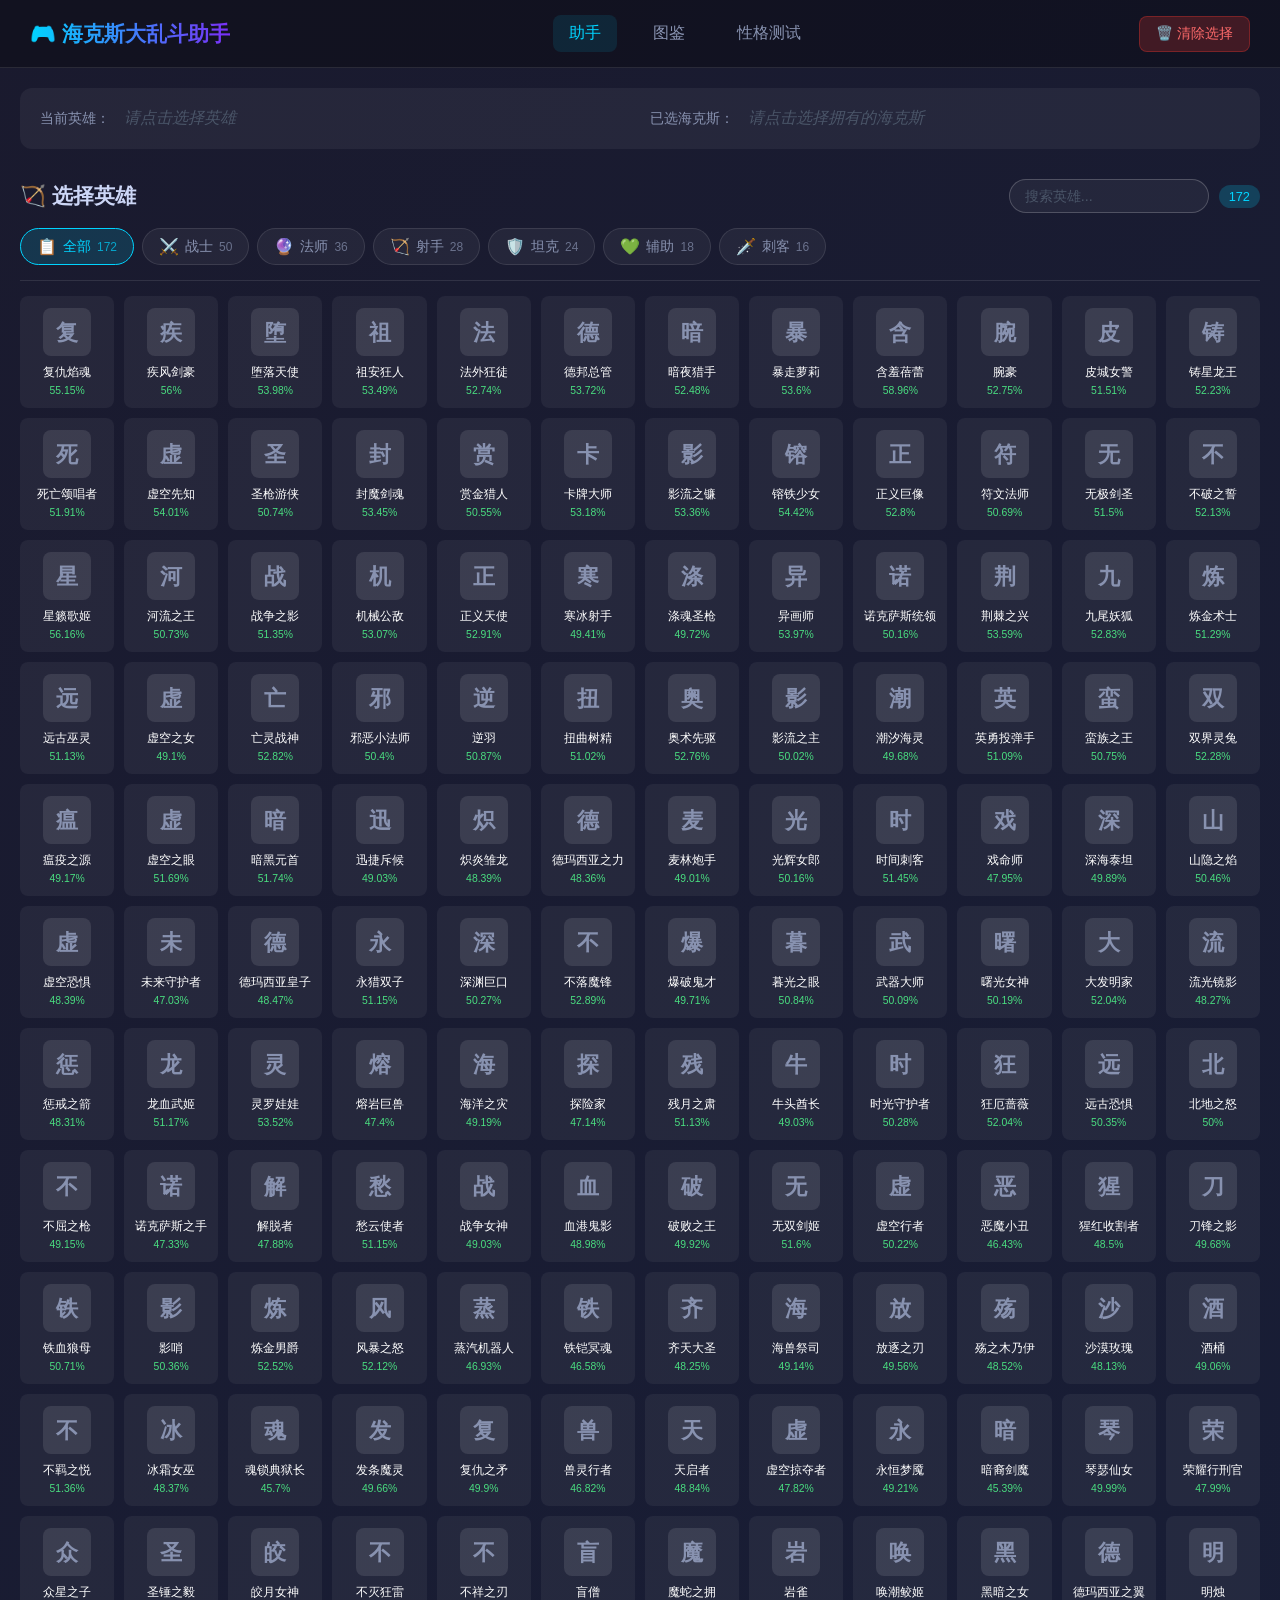
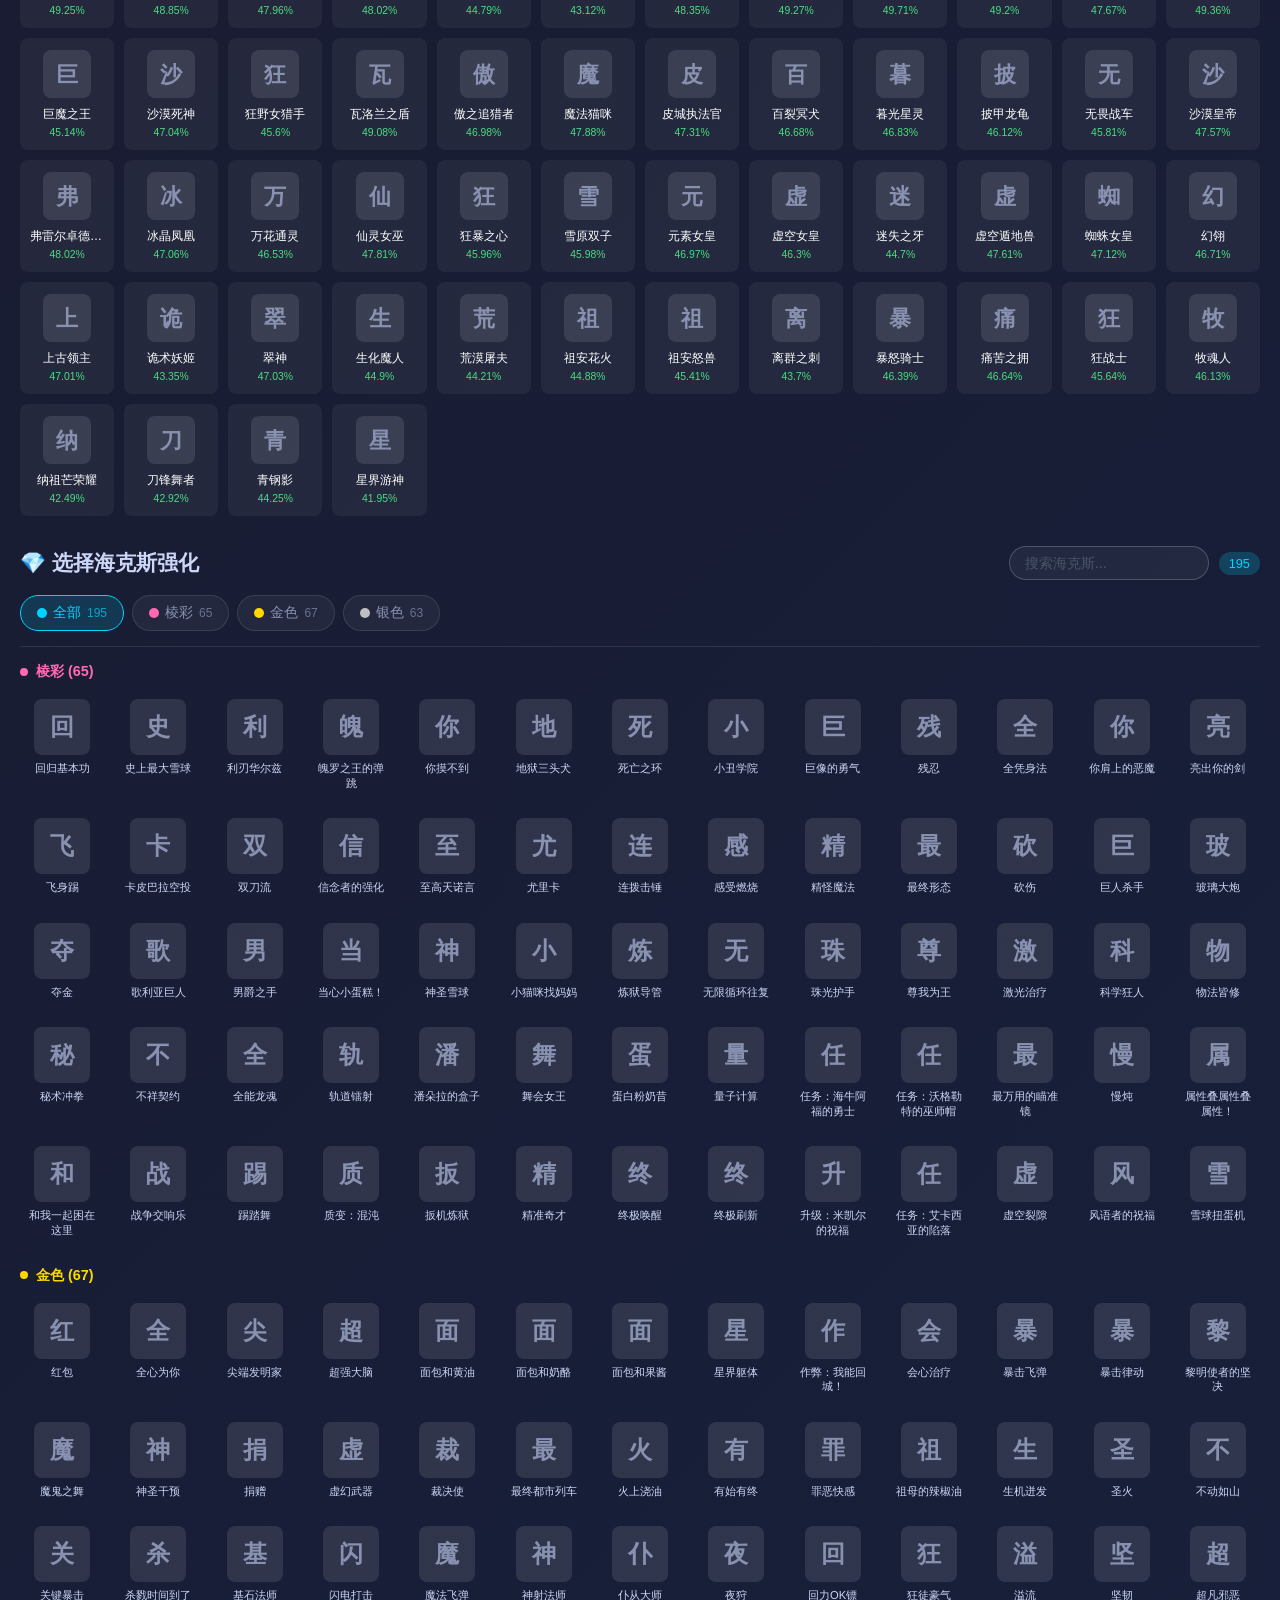
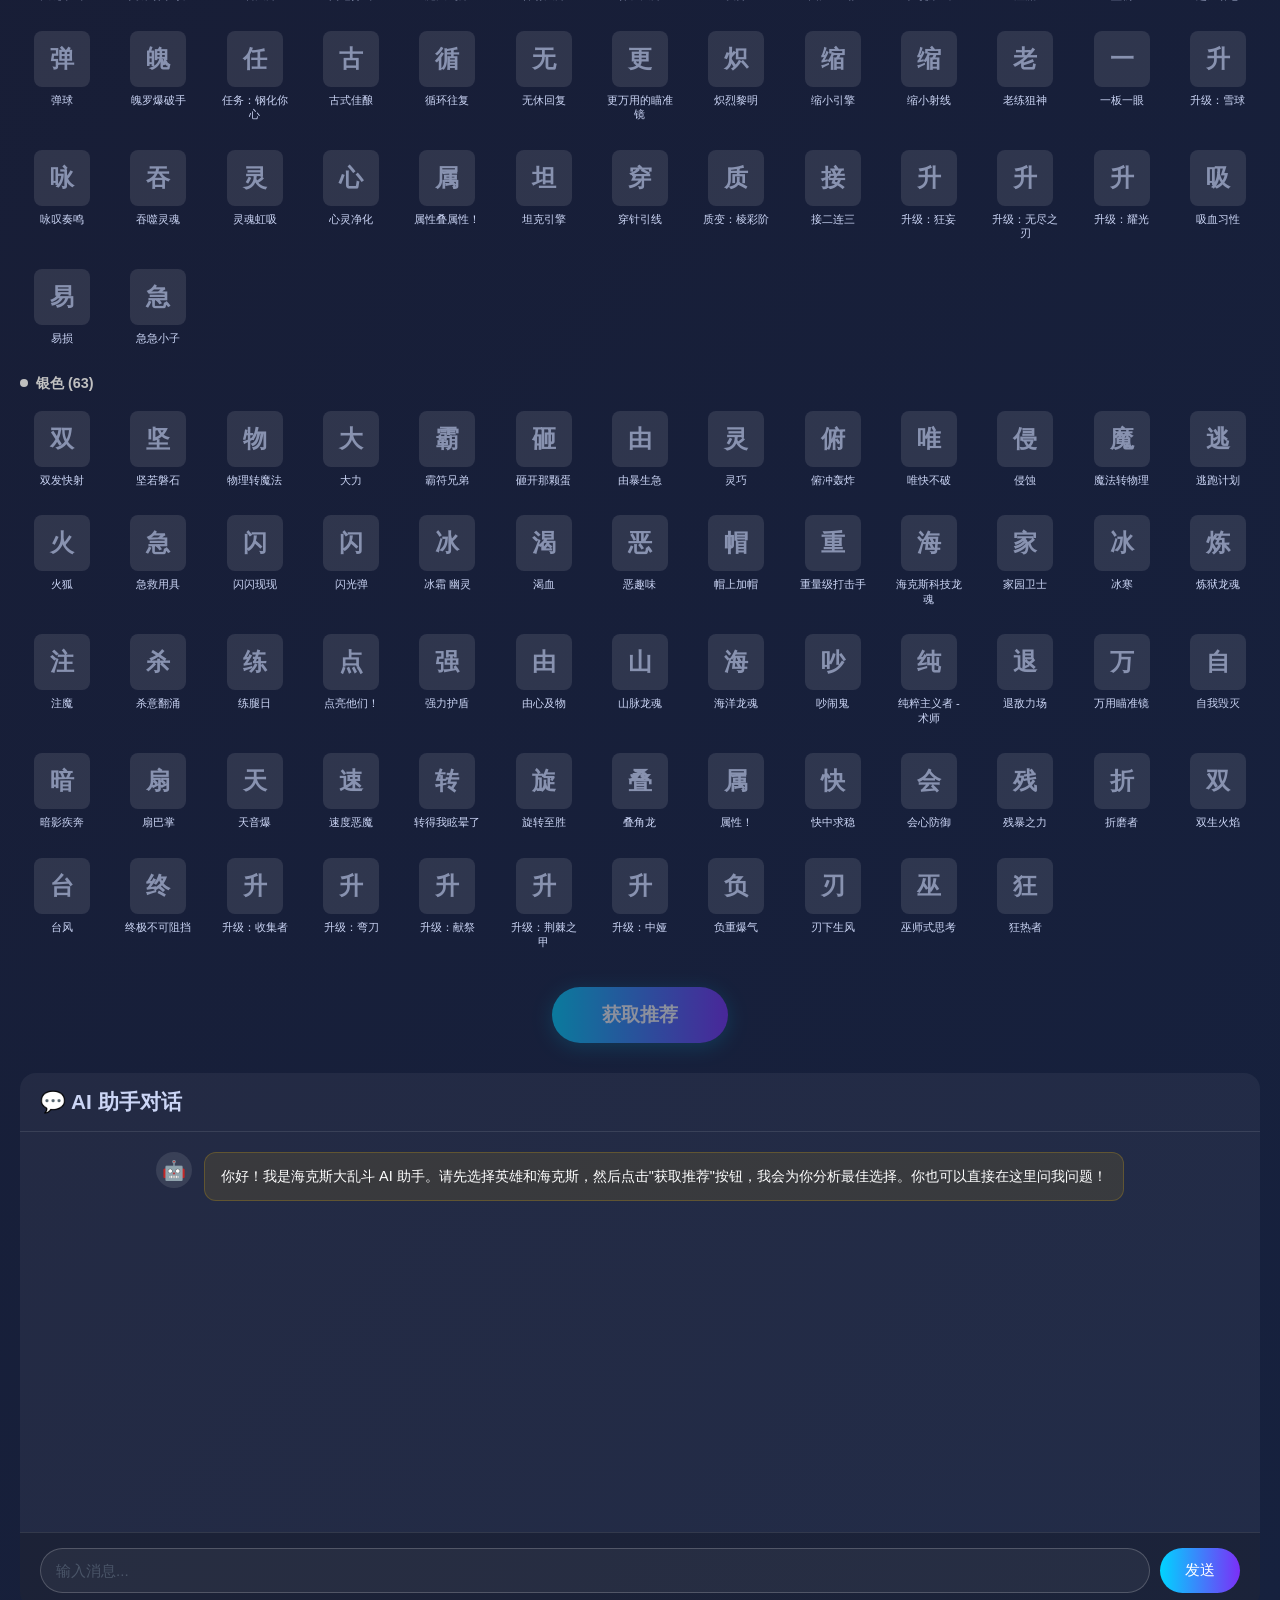
<file: index.html>
<!DOCTYPE html>
<html lang="zh-CN">
<head>
  <meta charset="UTF-8">
  <meta name="viewport" content="width=device-width, initial-scale=1.0">
  <title>海克斯大乱斗助手</title>
  <link rel="stylesheet" href="css/style.css">
</head>
<body>
  <!-- 顶部导航 -->
  <nav class="top-nav">
    <div class="nav-brand">🎮 海克斯大乱斗助手</div>
    <div class="nav-links">
      <a href="#" class="nav-link active" data-page="assistant">助手</a>
      <a href="#" class="nav-link" data-page="codex">图鉴</a>
      <a href="personality.html" class="nav-link nav-link-external">性格测试</a>
    </div>
    <button id="clear-augments" class="clear-btn" title="清除所有选择">🗑️ 清除选择</button>
  </nav>

  <div class="container">
    <!-- 助手页面 -->
    <div id="page-assistant" class="page active">
      <!-- 选择信息 -->
      <div class="selection-info">
        <div class="selection-item" id="selected-hero">
          <span class="selection-label">当前英雄：</span>
          <span class="selection-placeholder">请点击选择英雄</span>
        </div>
        <div class="selection-item" id="selected-augments">
          <span class="selection-label">已选海克斯：</span>
          <span class="selection-placeholder">请点击选择拥有的海克斯</span>
        </div>
      </div>

      <!-- 英雄选择 -->
      <section class="section">
        <div class="section-header">
          <h2 class="section-title">🏹 选择英雄</h2>
          <div class="search-box">
            <input type="text" id="hero-search" placeholder="搜索英雄..." class="search-input">
            <span id="hero-count" class="count-badge"></span>
          </div>
        </div>
        <div id="hero-tabs" class="tabs-container"></div>
        <div id="hero-grid" class="hero-grid"></div>
      </section>

      <!-- 海克斯选择 -->
      <section class="section">
        <div class="section-header">
          <h2 class="section-title">💎 选择海克斯强化</h2>
          <div class="search-box">
            <input type="text" id="augment-search" placeholder="搜索海克斯..." class="search-input">
            <span id="augment-count" class="count-badge"></span>
          </div>
        </div>
        <div id="augment-tabs" class="tabs-container"></div>
        <div id="augment-grid"></div>
      </section>

      <!-- 推荐按钮 -->
      <section class="recommend-section">
        <button id="recommend-btn" class="recommend-btn" disabled>获取推荐</button>
      </section>

      <!-- 加载状态 -->
      <div id="loading" class="loading">
        <div class="loading-spinner"></div>
        <span class="loading-text">AI 正在分析中...</span>
      </div>

      <!-- 对话框区域 -->
      <section class="chat-section">
        <div class="chat-header">
          <h2 class="section-title">💬 AI 助手对话</h2>
        </div>
        <div id="chat-area" class="chat-area">
          <div id="chat-messages" class="chat-messages">
            <div class="chat-message system">
              <div class="message-avatar">🤖</div>
              <div class="message-content">你好！我是海克斯大乱斗 AI 助手。请先选择英雄和海克斯，然后点击"获取推荐"按钮，我会为你分析最佳选择。你也可以直接在这里问我问题！</div>
            </div>
          </div>
          <div class="chat-input-area">
            <input type="text" id="chat-input" placeholder="输入消息..." class="chat-input">
            <button id="chat-send" class="chat-send">发送</button>
          </div>
        </div>
      </section>
    </div>

    <!-- 图鉴页面 -->
    <div id="page-codex" class="page">
      <!-- 图鉴类型切换 -->
      <div class="codex-type-tabs">
        <button class="codex-type-btn active" data-type="augments">💎 海克斯图鉴</button>
        <button class="codex-type-btn" data-type="heroes">🏹 英雄图鉴</button>
      </div>

      <!-- 海克斯图鉴 -->
      <div id="codex-augments" class="codex-section active">
        <div class="codex-header">
          <div class="search-box">
            <input type="text" id="codex-search" placeholder="搜索海克斯..." class="search-input">
            <span id="codex-count" class="count-badge"></span>
          </div>
        </div>
        <div id="codex-tabs" class="tabs-container">
          <button class="tab-btn active" data-tier="all">
            <span class="tab-dot" style="background: #00d4ff"></span>
            <span class="tab-name">全部</span>
          </button>
          <button class="tab-btn" data-tier="prismatic">
            <span class="tab-dot" style="background: #FF69B4"></span>
            <span class="tab-name">棱彩</span>
          </button>
          <button class="tab-btn" data-tier="gold">
            <span class="tab-dot" style="background: #FFD700"></span>
            <span class="tab-name">金色</span>
          </button>
          <button class="tab-btn" data-tier="silver">
            <span class="tab-dot" style="background: #C0C0C0"></span>
            <span class="tab-name">银色</span>
          </button>
        </div>
        <div id="codex-grid" class="codex-grid"></div>
      </div>

      <!-- 英雄图鉴 -->
      <div id="codex-heroes" class="codex-section">
        <div class="codex-header">
          <div class="search-box">
            <input type="text" id="hero-codex-search" placeholder="搜索英雄..." class="search-input">
            <span id="hero-codex-count" class="count-badge"></span>
          </div>
        </div>
        <div id="hero-codex-tabs" class="tabs-container">
          <button class="tab-btn active" data-role="all">📋 全部</button>
          <button class="tab-btn" data-role="战士">⚔️ 战士</button>
          <button class="tab-btn" data-role="法师">🔮 法师</button>
          <button class="tab-btn" data-role="射手">🏹 射手</button>
          <button class="tab-btn" data-role="坦克">🛡️ 坦克</button>
          <button class="tab-btn" data-role="辅助">💚 辅助</button>
          <button class="tab-btn" data-role="刺客">🗡️ 刺客</button>
        </div>
        <div id="hero-codex-grid" class="codex-grid"></div>
      </div>
    </div>
  </div>

  <!-- 详情弹窗 -->
  <div id="detail-modal" class="modal">
    <div class="modal-content detail-modal-content">
      <button class="modal-close" id="detail-close">&times;</button>
      <div id="detail-body"></div>
    </div>
  </div>

  <!-- 引入 JS 文件 -->
  <script src="js/data.js"></script>
  <script src="js/ai.js?v=3"></script>
  <script src="js/ui.js?v=3"></script>
  <script src="js/codex.js"></script>
  <script src="js/app.js?v=3"></script>
</body>
</html>
</file>
<file: css/style.css>
/* 海克斯大乱斗助手样式 */

* {
  margin: 0;
  padding: 0;
  box-sizing: border-box;
}

body {
  font-family: 'Microsoft YaHei', 'PingFang SC', sans-serif;
  background: linear-gradient(135deg, #1a1a2e 0%, #16213e 100%);
  color: #fff;
  min-height: 100vh;
}

.container {
  max-width: 1400px;
  margin: 0 auto;
  padding: 20px;
}

/* 顶部导航 */
.top-nav {
  display: flex;
  align-items: center;
  justify-content: space-between;
  padding: 15px 30px;
  background: rgba(0, 0, 0, 0.3);
  border-bottom: 1px solid rgba(255, 255, 255, 0.1);
  position: sticky;
  top: 0;
  z-index: 100;
}

.nav-brand {
  font-size: 1.3rem;
  font-weight: 600;
  background: linear-gradient(90deg, #00d4ff, #7b2ff7);
  -webkit-background-clip: text;
  -webkit-text-fill-color: transparent;
  background-clip: text;
}

.nav-links {
  display: flex;
  gap: 20px;
}

.nav-link {
  color: #8892b0;
  text-decoration: none;
  font-size: 1rem;
  padding: 8px 16px;
  border-radius: 8px;
  transition: all 0.3s ease;
}

.nav-link:hover {
  color: #ccd6f6;
  background: rgba(255, 255, 255, 0.05);
}

.nav-link.active {
  color: #00d4ff;
  background: rgba(0, 212, 255, 0.1);
}

.top-nav .config-btn {
  position: static;
}

/* 页面切换 */
.page {
  display: none;
}

.page.active {
  display: block;
}

/* 头部 */
.header {
  text-align: center;
  padding: 30px 0;
  position: relative;
}

.header h1 {
  font-size: 2.5rem;
  background: linear-gradient(90deg, #00d4ff, #7b2ff7);
  -webkit-background-clip: text;
  -webkit-text-fill-color: transparent;
  background-clip: text;
  margin-bottom: 10px;
}

.header p {
  color: #8892b0;
  font-size: 1.1rem;
}

.config-btn {
  position: absolute;
  top: 30px;
  right: 20px;
  background: rgba(255, 255, 255, 0.1);
  border: 1px solid rgba(255, 255, 255, 0.2);
  color: #fff;
  padding: 10px 20px;
  border-radius: 8px;
  cursor: pointer;
  transition: all 0.3s ease;
}

.config-btn:hover {
  background: rgba(255, 255, 255, 0.2);
}

/* 数据来源 */
.data-source {
  text-align: center;
  padding: 10px;
  margin-bottom: 20px;
  background: rgba(255, 255, 255, 0.03);
  border-radius: 8px;
  font-size: 0.85rem;
  color: #8892b0;
}

.data-source a {
  color: #00d4ff;
  text-decoration: none;
}

.data-source a:hover {
  text-decoration: underline;
}

/* 选择区域 */
.selection-info {
  background: rgba(255, 255, 255, 0.05);
  border-radius: 12px;
  padding: 20px;
  margin-bottom: 30px;
  display: flex;
  flex-wrap: wrap;
  gap: 20px;
}

.selection-item {
  flex: 1;
  min-width: 250px;
}

.selection-label {
  color: #8892b0;
  font-size: 0.9rem;
  margin-right: 10px;
}

.selection-value {
  color: #00d4ff;
  font-weight: 500;
}

.selection-placeholder {
  color: #4a5568;
  font-style: italic;
}

/* 区块样式 */
.section {
  margin-bottom: 30px;
}

.section-header {
  display: flex;
  justify-content: space-between;
  align-items: center;
  margin-bottom: 15px;
  flex-wrap: wrap;
  gap: 10px;
}

.section-title {
  font-size: 1.3rem;
  color: #ccd6f6;
}

/* 搜索框 */
.search-box {
  display: flex;
  align-items: center;
  gap: 10px;
}

.clear-btn {
  padding: 8px 16px;
  background: rgba(255, 59, 48, 0.2);
  border: 1px solid rgba(255, 59, 48, 0.3);
  border-radius: 8px;
  color: #ff6b6b;
  font-size: 0.85rem;
  cursor: pointer;
  transition: all 0.3s ease;
}

.clear-btn:hover {
  background: rgba(255, 59, 48, 0.3);
  border-color: rgba(255, 59, 48, 0.5);
}

.search-input {
  padding: 8px 15px;
  background: rgba(255, 255, 255, 0.05);
  border: 1px solid rgba(255, 255, 255, 0.2);
  border-radius: 20px;
  color: #fff;
  font-size: 0.9rem;
  width: 200px;
  transition: all 0.3s ease;
}

.search-input:focus {
  outline: none;
  border-color: #00d4ff;
  background: rgba(255, 255, 255, 0.1);
}

.search-input::placeholder {
  color: #4a5568;
}

.count-badge {
  background: rgba(0, 212, 255, 0.2);
  color: #00d4ff;
  padding: 4px 10px;
  border-radius: 12px;
  font-size: 0.8rem;
  min-width: 30px;
  text-align: center;
}

/* Tabs 容器 */
.tabs-container {
  display: flex;
  flex-wrap: wrap;
  gap: 8px;
  margin-bottom: 15px;
  padding-bottom: 15px;
  border-bottom: 1px solid rgba(255, 255, 255, 0.1);
}

.tab-btn {
  display: flex;
  align-items: center;
  gap: 6px;
  padding: 8px 16px;
  background: rgba(255, 255, 255, 0.05);
  border: 1px solid rgba(255, 255, 255, 0.1);
  border-radius: 20px;
  color: #8892b0;
  font-size: 0.85rem;
  cursor: pointer;
  transition: all 0.3s ease;
}

.tab-btn:hover {
  background: rgba(255, 255, 255, 0.1);
  color: #ccd6f6;
}

.tab-btn.active {
  background: rgba(0, 212, 255, 0.15);
  border-color: #00d4ff;
  color: #00d4ff;
}

.tab-icon {
  font-size: 1rem;
}

.tab-dot {
  width: 10px;
  height: 10px;
  border-radius: 50%;
}

.tab-name {
  font-weight: 500;
}

.tab-count {
  font-size: 0.75rem;
  opacity: 0.7;
}

/* 英雄网格 */
.hero-grid {
  display: grid;
  grid-template-columns: repeat(auto-fill, minmax(90px, 1fr));
  gap: 10px;
}

.hero-card {
  background: rgba(255, 255, 255, 0.05);
  border: 2px solid transparent;
  border-radius: 8px;
  padding: 10px 8px;
  text-align: center;
  cursor: pointer;
  transition: all 0.3s ease;
}

.hero-card:hover {
  background: rgba(255, 255, 255, 0.1);
  transform: translateY(-2px);
}

.hero-card.selected {
  background: rgba(0, 212, 255, 0.15);
  border-color: #00d4ff;
}

.hero-avatar-wrapper {
  width: 48px;
  height: 48px;
  border-radius: 8px;
  overflow: hidden;
  margin: 0 auto 8px;
  background: rgba(255, 255, 255, 0.1);
  display: flex;
  align-items: center;
  justify-content: center;
}

.hero-icon {
  width: 100%;
  height: 100%;
  object-fit: cover;
}

.hero-placeholder {
  font-size: 1.4rem;
  font-weight: bold;
  color: #8892b0;
}

.hero-name {
  font-size: 0.75rem;
  font-weight: 500;
  margin-bottom: 4px;
  white-space: nowrap;
  overflow: hidden;
  text-overflow: ellipsis;
}

.hero-winrate {
  font-size: 0.65rem;
  color: #4ade80;
}

/* 海克斯区块 */
.augment-section {
  margin-bottom: 20px;
}

.augment-section-title {
  font-size: 0.9rem;
  font-weight: 600;
  margin-bottom: 10px;
  display: flex;
  align-items: center;
  gap: 8px;
}

.tier-dot {
  width: 8px;
  height: 8px;
  border-radius: 50%;
  display: inline-block;
}

/* 海克斯图标网格 */
.augment-grid {
  display: grid;
  grid-template-columns: repeat(auto-fill, minmax(80px, 1fr));
  gap: 12px;
}

.augment-card {
  display: flex;
  flex-direction: column;
  align-items: center;
  cursor: pointer;
  transition: all 0.3s ease;
  padding: 8px;
  border-radius: 8px;
}

.augment-card:hover {
  background: rgba(255, 255, 255, 0.05);
  transform: translateY(-2px);
}

.augment-card.selected {
  background: rgba(255, 255, 255, 0.08);
}

.augment-icon-wrapper {
  width: 56px;
  height: 56px;
  border-radius: 8px;
  border: 2px solid transparent;
  overflow: hidden;
  position: relative;
  background: rgba(255, 255, 255, 0.1);
  display: flex;
  align-items: center;
  justify-content: center;
  margin-bottom: 6px;
  transition: border-color 0.3s ease;
}

.augment-icon {
  width: 100%;
  height: 100%;
  object-fit: cover;
}

.augment-placeholder {
  font-size: 1.5rem;
  font-weight: bold;
  color: #8892b0;
}

.augment-check {
  position: absolute;
  bottom: 2px;
  right: 2px;
  background: #4ade80;
  color: #000;
  width: 18px;
  height: 18px;
  border-radius: 50%;
  display: flex;
  align-items: center;
  justify-content: center;
  font-size: 0.7rem;
  font-weight: bold;
}

.augment-card .augment-name {
  font-size: 0.7rem;
  color: #ccd6f6;
  text-align: center;
  line-height: 1.3;
  max-width: 70px;
  overflow: hidden;
  text-overflow: ellipsis;
  display: -webkit-box;
  -webkit-line-clamp: 2;
  -webkit-box-orient: vertical;
}

.augment-card.selected .augment-name {
  color: var(--tier-color, #00d4ff);
}

/* 推荐按钮 */
.recommend-section {
  text-align: center;
  margin: 30px 0;
}

.recommend-btn {
  background: linear-gradient(90deg, #00d4ff, #7b2ff7);
  color: #fff;
  border: none;
  padding: 15px 50px;
  font-size: 1.2rem;
  font-weight: 600;
  border-radius: 30px;
  cursor: pointer;
  transition: all 0.3s ease;
  box-shadow: 0 4px 20px rgba(0, 212, 255, 0.3);
}

.recommend-btn:hover:not(:disabled) {
  transform: translateY(-3px);
  box-shadow: 0 6px 25px rgba(0, 212, 255, 0.4);
}

.recommend-btn:disabled {
  opacity: 0.5;
  cursor: not-allowed;
}

/* 加载状态 */
.loading {
  display: none;
  justify-content: center;
  align-items: center;
  padding: 30px;
  gap: 10px;
}

.loading-spinner {
  width: 30px;
  height: 30px;
  border: 3px solid rgba(255, 255, 255, 0.1);
  border-top-color: #00d4ff;
  border-radius: 50%;
  animation: spin 1s linear infinite;
}

@keyframes spin {
  to { transform: rotate(360deg); }
}

.loading-text {
  color: #8892b0;
  font-size: 1rem;
}

/* 结果区域 */
.result-area {
  display: none;
  background: rgba(255, 255, 255, 0.05);
  border-radius: 16px;
  padding: 30px;
  margin-top: 30px;
}

.result-area h3 {
  font-size: 1.2rem;
  color: #ccd6f6;
  margin-bottom: 20px;
}

.recommendation-item {
  background: rgba(0, 212, 255, 0.05);
  border: 1px solid rgba(0, 212, 255, 0.2);
  border-radius: 10px;
  padding: 20px;
  margin-bottom: 15px;
}

.rec-header {
  display: flex;
  align-items: center;
  gap: 15px;
  margin-bottom: 10px;
}

.rec-rank {
  background: linear-gradient(90deg, #00d4ff, #7b2ff7);
  padding: 5px 12px;
  border-radius: 15px;
  font-size: 0.85rem;
  font-weight: 600;
}

.rec-augment {
  font-size: 1.1rem;
  font-weight: 600;
  color: #00d4ff;
}

.rec-reason {
  color: #ccd6f6;
  line-height: 1.6;
  font-size: 0.95rem;
}

.result-analysis {
  margin-top: 25px;
  padding-top: 25px;
  border-top: 1px solid rgba(255, 255, 255, 0.1);
}

.analysis-content {
  color: #ccd6f6;
  line-height: 1.8;
  font-size: 0.95rem;
}

.result-error {
  display: flex;
  align-items: center;
  gap: 10px;
  padding: 20px;
  background: rgba(255, 59, 48, 0.1);
  border: 1px solid rgba(255, 59, 48, 0.3);
  border-radius: 10px;
  color: #ff6b6b;
}

.error-icon {
  font-size: 1.5rem;
}

.result-raw pre {
  background: rgba(0, 0, 0, 0.3);
  padding: 15px;
  border-radius: 8px;
  overflow-x: auto;
  font-size: 0.85rem;
  color: #8892b0;
}

/* 配置弹窗 */
.modal {
  display: none;
  position: fixed;
  top: 0;
  left: 0;
  right: 0;
  bottom: 0;
  background: rgba(0, 0, 0, 0.7);
  justify-content: center;
  align-items: center;
  z-index: 1000;
}

.modal-content {
  background: #1a1a2e;
  border: 1px solid rgba(255, 255, 255, 0.1);
  border-radius: 16px;
  padding: 30px;
  width: 90%;
  max-width: 450px;
}

.modal-title {
  font-size: 1.3rem;
  color: #ccd6f6;
  margin-bottom: 20px;
}

.form-group {
  margin-bottom: 20px;
}

.form-group label {
  display: block;
  color: #8892b0;
  margin-bottom: 8px;
  font-size: 0.9rem;
}

.form-group input {
  width: 100%;
  padding: 12px 15px;
  background: rgba(255, 255, 255, 0.05);
  border: 1px solid rgba(255, 255, 255, 0.2);
  border-radius: 8px;
  color: #fff;
  font-size: 1rem;
  transition: border-color 0.3s ease;
}

.form-group input:focus {
  outline: none;
  border-color: #00d4ff;
}

.form-group input::placeholder {
  color: #4a5568;
}

.modal-buttons {
  display: flex;
  gap: 10px;
  justify-content: flex-end;
}

.btn {
  padding: 10px 25px;
  border-radius: 8px;
  font-size: 0.95rem;
  cursor: pointer;
  transition: all 0.3s ease;
}

.btn-primary {
  background: linear-gradient(90deg, #00d4ff, #7b2ff7);
  color: #fff;
  border: none;
}

.btn-primary:hover {
  opacity: 0.9;
}

.btn-secondary {
  background: transparent;
  color: #8892b0;
  border: 1px solid rgba(255, 255, 255, 0.2);
}

.btn-secondary:hover {
  background: rgba(255, 255, 255, 0.1);
}

/* Checkbox 样式 */
.checkbox-label {
  display: flex;
  align-items: center;
  gap: 8px;
  cursor: pointer;
  color: #8892b0;
  font-size: 0.9rem;
}

.checkbox-label input[type="checkbox"] {
  width: 18px;
  height: 18px;
  accent-color: #00d4ff;
}

/* 响应式设计 */
@media (max-width: 768px) {
  .header h1 {
    font-size: 1.8rem;
  }

  .config-btn {
    position: static;
    margin-top: 15px;
  }

  .section-header {
    flex-direction: column;
    align-items: flex-start;
  }

  .search-input {
    width: 100%;
  }

  .tabs-container {
    gap: 6px;
  }

  .tab-btn {
    padding: 6px 12px;
    font-size: 0.8rem;
  }

  .hero-grid {
    grid-template-columns: repeat(auto-fill, minmax(75px, 1fr));
  }

  .augment-grid {
    grid-template-columns: repeat(auto-fill, minmax(70px, 1fr));
    gap: 8px;
  }

  .augment-icon-wrapper {
    width: 48px;
    height: 48px;
  }

  .selection-info {
    flex-direction: column;
  }

  .recommend-btn {
    padding: 12px 40px;
    font-size: 1rem;
  }

  .chat-messages {
    height: 300px;
  }
}

/* 对话框样式 */
.chat-section {
  margin-top: 30px;
  background: rgba(255, 255, 255, 0.05);
  border-radius: 16px;
  overflow: hidden;
}

.chat-header {
  padding: 15px 20px;
  border-bottom: 1px solid rgba(255, 255, 255, 0.1);
}

.chat-header .section-title {
  margin-bottom: 0;
  border-bottom: none;
  padding-bottom: 0;
}

.chat-area {
  display: flex;
  flex-direction: column;
}

.chat-messages {
  height: 400px;
  overflow-y: auto;
  padding: 20px;
  display: flex;
  flex-direction: column;
  gap: 15px;
}

.chat-message {
  display: flex;
  gap: 12px;
  max-width: 80%;
}

.chat-message.user {
  align-self: flex-end;
  flex-direction: row-reverse;
}

.chat-message.system {
  align-self: center;
  max-width: 90%;
}

.message-avatar {
  width: 36px;
  height: 36px;
  border-radius: 50%;
  background: rgba(255, 255, 255, 0.1);
  display: flex;
  align-items: center;
  justify-content: center;
  font-size: 1.2rem;
  flex-shrink: 0;
}

.message-content {
  background: rgba(255, 255, 255, 0.1);
  padding: 12px 16px;
  border-radius: 12px;
  line-height: 1.6;
  font-size: 0.95rem;
}

.chat-message.user .message-content {
  background: linear-gradient(135deg, rgba(0, 212, 255, 0.2), rgba(123, 47, 247, 0.2));
}

.chat-message.system .message-content {
  background: rgba(255, 193, 7, 0.1);
  border: 1px solid rgba(255, 193, 7, 0.2);
  text-align: center;
  font-size: 0.9rem;
}

.chat-input-area {
  display: flex;
  gap: 10px;
  padding: 15px 20px;
  border-top: 1px solid rgba(255, 255, 255, 0.1);
  background: rgba(0, 0, 0, 0.2);
}

.chat-input {
  flex: 1;
  padding: 12px 15px;
  background: rgba(255, 255, 255, 0.05);
  border: 1px solid rgba(255, 255, 255, 0.2);
  border-radius: 25px;
  color: #fff;
  font-size: 0.95rem;
  outline: none;
  transition: border-color 0.3s ease;
}

.chat-input:focus {
  border-color: #00d4ff;
}

.chat-input::placeholder {
  color: #4a5568;
}

.chat-send {
  padding: 12px 25px;
  background: linear-gradient(90deg, #00d4ff, #7b2ff7);
  color: #fff;
  border: none;
  border-radius: 25px;
  font-size: 0.95rem;
  cursor: pointer;
  transition: all 0.3s ease;
}

.chat-send:hover {
  opacity: 0.9;
  transform: translateY(-1px);
}

/* 滚动条样式 */
.chat-messages::-webkit-scrollbar {
  width: 6px;
}

.chat-messages::-webkit-scrollbar-track {
  background: rgba(255, 255, 255, 0.05);
}

.chat-messages::-webkit-scrollbar-thumb {
  background: rgba(255, 255, 255, 0.2);
  border-radius: 3px;
}

.chat-messages::-webkit-scrollbar-thumb:hover {
  background: rgba(255, 255, 255, 0.3);
}

/* 图鉴页面 */
.codex-header {
  display: flex;
  justify-content: space-between;
  align-items: center;
  margin-bottom: 20px;
  flex-wrap: wrap;
  gap: 10px;
}

.codex-header .section-title {
  margin-bottom: 0;
  border-bottom: none;
  padding-bottom: 0;
}

.codex-grid {
  display: grid;
  grid-template-columns: repeat(auto-fill, minmax(150px, 1fr));
  gap: 12px;
}

.codex-card {
  display: flex;
  flex-direction: column;
  align-items: center;
  padding: 12px;
  background: rgba(255, 255, 255, 0.05);
  border: 1px solid transparent;
  border-radius: 10px;
  cursor: pointer;
  transition: all 0.3s ease;
  text-align: center;
}

.codex-card:hover {
  background: rgba(255, 255, 255, 0.1);
  border-color: var(--tier-color, #00d4ff);
  transform: translateY(-2px);
}

.codex-icon-wrapper {
  width: 40px;
  height: 40px;
  border-radius: 6px;
  border: 2px solid;
  overflow: hidden;
  flex-shrink: 0;
  background: rgba(255, 255, 255, 0.1);
  display: flex;
  align-items: center;
  justify-content: center;
  margin-bottom: 8px;
}

.codex-icon {
  width: 100%;
  height: 100%;
  object-fit: cover;
}

.codex-placeholder {
  font-size: 1.1rem;
  font-weight: bold;
  color: #8892b0;
}

.codex-info {
  width: 100%;
}

.codex-name {
  font-weight: 600;
  font-size: 0.8rem;
  margin-bottom: 2px;
  white-space: nowrap;
  overflow: hidden;
  text-overflow: ellipsis;
}

.codex-tier {
  font-size: 0.7rem;
  color: #8892b0;
}

/* 英雄图鉴网格 */
.codex-hero-card {
  display: flex;
  flex-direction: column;
  align-items: center;
  padding: 12px;
  background: rgba(255, 255, 255, 0.05);
  border: 1px solid transparent;
  border-radius: 10px;
  cursor: pointer;
  transition: all 0.3s ease;
  text-align: center;
}

.codex-hero-card:hover {
  background: rgba(255, 255, 255, 0.1);
  border-color: #00d4ff;
  transform: translateY(-2px);
}

.codex-hero-avatar {
  width: 48px;
  height: 48px;
  border-radius: 8px;
  overflow: hidden;
  background: rgba(255, 255, 255, 0.1);
  display: flex;
  align-items: center;
  justify-content: center;
  margin-bottom: 8px;
}

.codex-hero-avatar img {
  width: 100%;
  height: 100%;
  object-fit: cover;
}

.codex-hero-avatar .placeholder {
  font-size: 1.3rem;
  font-weight: bold;
  color: #8892b0;
}

.codex-hero-name {
  font-size: 0.8rem;
  font-weight: 500;
  margin-bottom: 4px;
}

.codex-hero-tags {
  font-size: 0.65rem;
  color: #8892b0;
}

.codex-hero-winrate {
  font-size: 0.7rem;
  color: #4ade80;
  margin-top: 2px;
}

/* 详情弹窗 */
.detail-modal-content {
  max-width: 600px;
  max-height: 80vh;
  overflow-y: auto;
  position: relative;
}

.modal-close {
  position: absolute;
  top: 15px;
  right: 15px;
  background: none;
  border: none;
  color: #8892b0;
  font-size: 1.5rem;
  cursor: pointer;
  width: 30px;
  height: 30px;
  display: flex;
  align-items: center;
  justify-content: center;
  border-radius: 50%;
  transition: all 0.3s ease;
}

.modal-close:hover {
  color: #fff;
  background: rgba(255, 255, 255, 0.1);
}

.detail-header {
  display: flex;
  align-items: center;
  gap: 20px;
  margin-bottom: 25px;
}

.detail-icon-wrapper {
  width: 80px;
  height: 80px;
  border-radius: 12px;
  border: 3px solid;
  overflow: hidden;
  flex-shrink: 0;
  background: rgba(255, 255, 255, 0.1);
  display: flex;
  align-items: center;
  justify-content: center;
}

.detail-icon {
  width: 100%;
  height: 100%;
  object-fit: cover;
}

.detail-icon-placeholder {
  font-size: 2.5rem;
  font-weight: bold;
  color: #8892b0;
}

.detail-title h2 {
  margin-bottom: 8px;
}

.detail-tier-badge {
  display: inline-block;
  padding: 4px 12px;
  border-radius: 12px;
  font-size: 0.8rem;
  font-weight: 500;
}

.detail-section {
  margin-bottom: 20px;
}

.detail-section h3 {
  font-size: 1rem;
  color: #ccd6f6;
  margin-bottom: 10px;
  padding-bottom: 8px;
  border-bottom: 1px solid rgba(255, 255, 255, 0.1);
}

.detail-desc {
  color: #ccd6f6;
  line-height: 1.8;
  font-size: 0.95rem;
}

.detail-heroes {
  display: flex;
  flex-wrap: wrap;
  gap: 10px;
}

.detail-hero-card {
  display: flex;
  flex-direction: column;
  align-items: center;
  padding: 10px;
  background: rgba(255, 255, 255, 0.05);
  border-radius: 8px;
  min-width: 70px;
}

.detail-hero-avatar {
  width: 40px;
  height: 40px;
  border-radius: 8px;
  overflow: hidden;
  background: rgba(255, 255, 255, 0.1);
  display: flex;
  align-items: center;
  justify-content: center;
  margin-bottom: 6px;
}

.detail-hero-avatar img {
  width: 100%;
  height: 100%;
  object-fit: cover;
}

.detail-hero-avatar .placeholder {
  font-size: 1.1rem;
  font-weight: bold;
  color: #8892b0;
}

.detail-hero-name {
  font-size: 0.75rem;
  font-weight: 500;
  margin-bottom: 2px;
  text-align: center;
}

.detail-hero-tags {
  font-size: 0.6rem;
  color: #8892b0;
}

.detail-tips {
  color: #ccd6f6;
  line-height: 1.6;
  font-size: 0.9rem;
}

/* 图鉴类型切换 */
.codex-type-tabs {
  display: flex;
  gap: 10px;
  margin-bottom: 20px;
}

.codex-type-btn {
  padding: 12px 24px;
  background: rgba(255, 255, 255, 0.05);
  border: 1px solid rgba(255, 255, 255, 0.1);
  border-radius: 10px;
  color: #8892b0;
  font-size: 1rem;
  cursor: pointer;
  transition: all 0.3s ease;
}

.codex-type-btn:hover {
  background: rgba(255, 255, 255, 0.1);
  color: #ccd6f6;
}

.codex-type-btn.active {
  background: rgba(0, 212, 255, 0.15);
  border-color: #00d4ff;
  color: #00d4ff;
}

.codex-section {
  display: none;
}

.codex-section.active {
  display: block;
}

/* 英雄详情大图 */
.detail-hero-large {
  width: 80px;
  height: 80px;
  border-radius: 12px;
  overflow: hidden;
  background: rgba(255, 255, 255, 0.1);
}

.detail-hero-large img {
  width: 100%;
  height: 100%;
  object-fit: cover;
}

.detail-hero-large .placeholder {
  width: 100%;
  height: 100%;
  display: flex;
  align-items: center;
  justify-content: center;
  font-size: 2.5rem;
  font-weight: bold;
  color: #8892b0;
}

.detail-hero-info {
  display: flex;
  gap: 15px;
  align-items: center;
}

.detail-hero-role {
  color: #8892b0;
  font-size: 0.9rem;
}

.detail-hero-winrate {
  color: #4ade80;
  font-size: 0.9rem;
}

/* 推荐海克斯列表 */
.detail-augments {
  display: flex;
  flex-wrap: wrap;
  gap: 10px;
}

.detail-augment-card {
  display: flex;
  align-items: center;
  gap: 10px;
  padding: 10px;
  background: rgba(255, 255, 255, 0.05);
  border-radius: 8px;
  border: 1px solid transparent;
  transition: all 0.3s ease;
}

.detail-augment-card:hover {
  border-color: var(--tier-color, #00d4ff);
  background: rgba(255, 255, 255, 0.1);
}

.detail-augment-icon {
  width: 36px;
  height: 36px;
  border-radius: 6px;
  border: 2px solid;
  overflow: hidden;
  flex-shrink: 0;
  background: rgba(255, 255, 255, 0.1);
  display: flex;
  align-items: center;
  justify-content: center;
}

.detail-augment-icon img {
  width: 100%;
  height: 100%;
  object-fit: cover;
}

.detail-augment-icon span {
  font-size: 1rem;
  font-weight: bold;
  color: #8892b0;
}

.detail-augment-info {
  min-width: 0;
}

.detail-augment-name {
  font-size: 0.85rem;
  font-weight: 600;
  white-space: nowrap;
  overflow: hidden;
  text-overflow: ellipsis;
}

.detail-augment-tier {
  font-size: 0.7rem;
  color: #8892b0;
}

/* Tooltip 样式 */
.tooltip-wrapper {
  position: relative;
  cursor: pointer;
}

.tooltip {
  position: fixed;
  background: #1a1a2e;
  border: 1px solid rgba(255, 255, 255, 0.2);
  border-radius: 8px;
  padding: 12px 15px;
  width: 280px;
  max-width: 90vw;
  font-size: 0.85rem;
  line-height: 1.6;
  color: #ccd6f6;
  box-shadow: 0 4px 20px rgba(0, 0, 0, 0.5);
  z-index: 1000;
  pointer-events: none;
  word-wrap: break-word;
  overflow-wrap: break-word;
}

/* ========== 性格测试页面 ========== */

/* 顶部返回栏 */
.personality-nav {
  display: flex;
  align-items: center;
  gap: 15px;
  padding: 15px 30px;
  background: rgba(0, 0, 0, 0.3);
  border-bottom: 1px solid rgba(255, 255, 255, 0.1);
  position: sticky;
  top: 0;
  z-index: 100;
}

.personality-back {
  color: #8892b0;
  text-decoration: none;
  font-size: 0.9rem;
  display: flex;
  align-items: center;
  gap: 5px;
  transition: color 0.3s ease;
}

.personality-back:hover {
  color: #ccd6f6;
}

.personality-nav-title {
  font-size: 1.1rem;
  font-weight: 600;
  background: linear-gradient(90deg, #FFD700, #FF69B4);
  -webkit-background-clip: text;
  -webkit-text-fill-color: transparent;
  background-clip: text;
}

/* 首页 Hero 区域 */
.personality-hero {
  text-align: center;
  padding: 60px 20px 40px;
}

.personality-hero-badge {
  display: inline-block;
  background: rgba(255, 105, 180, 0.15);
  border: 1px solid rgba(255, 105, 180, 0.3);
  color: #FF69B4;
  padding: 4px 14px;
  border-radius: 20px;
  font-size: 0.8rem;
  margin-bottom: 20px;
}

.personality-hero h1 {
  font-size: 2.5rem;
  background: linear-gradient(90deg, #FFD700, #FF69B4, #7b2ff7);
  -webkit-background-clip: text;
  -webkit-text-fill-color: transparent;
  background-clip: text;
  margin-bottom: 15px;
}

.personality-hero-desc {
  color: #8892b0;
  font-size: 1.1rem;
  max-width: 600px;
  margin: 0 auto 15px;
  line-height: 1.6;
}

.personality-hero-stats {
  display: flex;
  justify-content: center;
  gap: 30px;
  margin-top: 25px;
  margin-bottom: 30px;
}

.personality-hero-stat {
  text-align: center;
}

.personality-hero-stat-num {
  font-size: 2.5rem;
  font-weight: 800;
  color: #FFD700;
}

.personality-hero-stat-label {
  font-size: 0.85rem;
  color: #8892b0;
}

/* 人格预览网格 */
.personality-preview-grid {
  display: grid;
  grid-template-columns: repeat(auto-fill, minmax(100px, 1fr));
  gap: 12px;
  max-width: 900px;
  margin: 0 auto 40px;
  padding: 0 20px;
}

.personality-preview-card {
  aspect-ratio: 1;
  border-radius: 10px;
  overflow: hidden;
  border: 2px solid rgba(255, 255, 255, 0.1);
  cursor: pointer;
  transition: all 0.3s ease;
  position: relative;
  background: rgba(255, 255, 255, 0.05);
}

.personality-preview-card:hover {
  border-color: rgba(255, 215, 0, 0.5);
  transform: translateY(-3px);
  box-shadow: 0 6px 20px rgba(255, 215, 0, 0.15);
}

.personality-preview-card img {
  width: 100%;
  height: 100%;
  object-fit: cover;
}

.personality-preview-name {
  position: absolute;
  bottom: 0;
  left: 0;
  right: 0;
  padding: 6px 4px;
  background: linear-gradient(transparent, rgba(0, 0, 0, 0.85));
  font-size: 0.7rem;
  text-align: center;
  color: #fff;
}

/* 开始测试按钮 */
.personality-start-btn {
  background: linear-gradient(90deg, #FFD700, #FF69B4);
  color: #1a1a2e;
  border: none;
  padding: 16px 60px;
  font-size: 1.3rem;
  font-weight: 700;
  border-radius: 30px;
  cursor: pointer;
  transition: all 0.3s ease;
  box-shadow: 0 4px 20px rgba(255, 215, 0, 0.3);
}

.personality-start-btn:hover {
  transform: translateY(-3px);
  box-shadow: 0 6px 30px rgba(255, 215, 0, 0.4);
}

/* 答题页 */
.personality-quiz {
  max-width: 700px;
  margin: 0 auto;
  padding: 30px 20px;
}

/* 进度条 */
.personality-progress {
  margin-bottom: 30px;
}

.personality-progress-info {
  display: flex;
  justify-content: space-between;
  align-items: center;
  margin-bottom: 10px;
  font-size: 0.9rem;
  color: #8892b0;
}

.personality-progress-bar {
  height: 8px;
  background: rgba(255, 255, 255, 0.1);
  border-radius: 4px;
  overflow: hidden;
}

.personality-progress-fill {
  height: 100%;
  background: linear-gradient(90deg, #FFD700, #FF69B4);
  border-radius: 4px;
  transition: width 0.4s ease;
}

/* 题目卡片 */
.personality-question-card {
  background: rgba(255, 255, 255, 0.05);
  border: 1px solid rgba(255, 255, 255, 0.1);
  border-radius: 16px;
  padding: 30px;
  margin-bottom: 25px;
}

.personality-question-text {
  font-size: 1.3rem;
  font-weight: 600;
  color: #ccd6f6;
  line-height: 1.5;
}

/* 选项 */
.personality-options {
  display: flex;
  flex-direction: column;
  gap: 12px;
}

.personality-option {
  display: flex;
  align-items: flex-start;
  gap: 14px;
  padding: 18px 20px;
  background: rgba(255, 255, 255, 0.04);
  border: 1px solid rgba(255, 255, 255, 0.12);
  border-radius: 12px;
  cursor: pointer;
  transition: all 0.3s ease;
  text-align: left;
  color: #ccd6f6;
  font-size: 1rem;
  line-height: 1.5;
}

.personality-option:hover {
  background: rgba(255, 215, 0, 0.08);
  border-color: rgba(255, 215, 0, 0.4);
  transform: translateX(4px);
}

.personality-option-label {
  display: inline-flex;
  align-items: center;
  justify-content: center;
  width: 32px;
  height: 32px;
  min-width: 32px;
  border-radius: 8px;
  background: rgba(255, 215, 0, 0.15);
  border: 1px solid rgba(255, 215, 0, 0.3);
  color: #FFD700;
  font-weight: 700;
  font-size: 0.9rem;
}

.personality-option-text {
  padding-top: 4px;
}

/* 结果页 */
.personality-result {
  max-width: 700px;
  margin: 0 auto;
  padding: 30px 20px;
}

/* 结果大图 */
.personality-result-image {
  border-radius: 16px;
  overflow: hidden;
  border: 2px solid rgba(255, 215, 0, 0.3);
  margin-bottom: 25px;
  cursor: pointer;
  transition: all 0.3s ease;
  background: rgba(255, 255, 255, 0.05);
}

.personality-result-image:hover {
  border-color: rgba(255, 215, 0, 0.6);
  box-shadow: 0 8px 30px rgba(255, 215, 0, 0.15);
}

.personality-result-image img {
  width: 100%;
  display: block;
}

/* 结果信息卡 */
.personality-result-card {
  background: rgba(255, 255, 255, 0.05);
  border: 1px solid rgba(255, 255, 255, 0.1);
  border-radius: 16px;
  padding: 30px;
  margin-bottom: 20px;
}

.personality-result-label {
  display: inline-block;
  background: rgba(255, 105, 180, 0.15);
  border: 1px solid rgba(255, 105, 180, 0.3);
  color: #FF69B4;
  padding: 4px 12px;
  border-radius: 16px;
  font-size: 0.8rem;
  margin-bottom: 12px;
}

.personality-result-name {
  font-size: 2rem;
  font-weight: 800;
  color: #FFD700;
  margin-bottom: 8px;
}

.personality-result-tagline {
  font-size: 1.1rem;
  color: #8892b0;
  margin-bottom: 20px;
  font-style: italic;
}

.personality-result-desc {
  font-size: 1rem;
  color: #ccd6f6;
  line-height: 1.7;
  margin-bottom: 25px;
}

/* 四维属性条 */
.personality-stats-grid {
  display: grid;
  grid-template-columns: 1fr 1fr;
  gap: 12px;
  margin-bottom: 25px;
}

.personality-stat-item {
  background: rgba(255, 255, 255, 0.04);
  border: 1px solid rgba(255, 255, 255, 0.08);
  border-radius: 10px;
  padding: 14px;
}

.personality-stat-header {
  display: flex;
  justify-content: space-between;
  align-items: center;
  margin-bottom: 8px;
  font-size: 0.85rem;
}

.personality-stat-name {
  color: #8892b0;
}

.personality-stat-value {
  color: #FFD700;
  font-weight: 600;
}

.personality-stat-bar {
  height: 6px;
  background: rgba(255, 255, 255, 0.1);
  border-radius: 3px;
  overflow: hidden;
}

.personality-stat-fill {
  height: 100%;
  background: linear-gradient(90deg, #FFD700, #FF69B4);
  border-radius: 3px;
  transition: width 0.8s ease;
}

/* 优势/劣势 */
.personality-strengths {
  display: grid;
  grid-template-columns: 1fr 1fr;
  gap: 12px;
  margin-bottom: 25px;
}

.personality-strength-card {
  border-radius: 12px;
  padding: 18px;
  border: 1px solid;
}

.personality-strength-card.power {
  background: rgba(74, 222, 128, 0.08);
  border-color: rgba(74, 222, 128, 0.25);
}

.personality-strength-card.risk {
  background: rgba(255, 107, 107, 0.08);
  border-color: rgba(255, 107, 107, 0.25);
}

.personality-strength-title {
  font-size: 0.85rem;
  font-weight: 600;
  margin-bottom: 8px;
}

.personality-strength-card.power .personality-strength-title {
  color: #4ade80;
}

.personality-strength-card.risk .personality-strength-title {
  color: #ff6b6b;
}

.personality-strength-text {
  font-size: 0.9rem;
  color: #8892b0;
  line-height: 1.5;
}

/* 分享文本区 */
.personality-share-box {
  background: rgba(255, 255, 255, 0.04);
  border: 1px solid rgba(255, 255, 255, 0.08);
  border-radius: 12px;
  padding: 18px;
  margin-bottom: 25px;
}

.personality-share-text {
  font-size: 0.95rem;
  color: #ccd6f6;
  line-height: 1.6;
  white-space: pre-line;
}

/* 操作按钮组 */
.personality-actions {
  display: flex;
  flex-wrap: wrap;
  gap: 12px;
}

.personality-btn {
  padding: 12px 28px;
  border-radius: 10px;
  font-size: 0.95rem;
  font-weight: 600;
  cursor: pointer;
  transition: all 0.3s ease;
  border: none;
}

.personality-btn.primary {
  background: linear-gradient(90deg, #FFD700, #FF69B4);
  color: #1a1a2e;
}

.personality-btn.primary:hover {
  transform: translateY(-2px);
  box-shadow: 0 4px 15px rgba(255, 215, 0, 0.3);
}

.personality-btn.secondary {
  background: rgba(255, 255, 255, 0.08);
  border: 1px solid rgba(255, 255, 255, 0.15);
  color: #ccd6f6;
}

.personality-btn.secondary:hover {
  background: rgba(255, 255, 255, 0.12);
  border-color: rgba(255, 255, 255, 0.25);
}

/* 结果详情弹窗 */
.personality-modal {
  display: none;
  position: fixed;
  top: 0;
  left: 0;
  width: 100%;
  height: 100%;
  background: rgba(0, 0, 0, 0.7);
  z-index: 200;
  align-items: center;
  justify-content: center;
  padding: 20px;
}

.personality-modal.active {
  display: flex;
}

.personality-modal-content {
  background: #1a1a2e;
  border: 1px solid rgba(255, 255, 255, 0.15);
  border-radius: 16px;
  max-width: 500px;
  width: 100%;
  max-height: 90vh;
  overflow-y: auto;
  padding: 25px;
  position: relative;
}

.personality-modal-close {
  position: absolute;
  top: 15px;
  right: 15px;
  background: rgba(255, 255, 255, 0.1);
  border: none;
  color: #fff;
  width: 32px;
  height: 32px;
  border-radius: 50%;
  font-size: 1.2rem;
  cursor: pointer;
  display: flex;
  align-items: center;
  justify-content: center;
  transition: background 0.3s ease;
}

.personality-modal-close:hover {
  background: rgba(255, 255, 255, 0.2);
}

.personality-modal-title {
  font-size: 1.4rem;
  font-weight: 700;
  color: #FFD700;
  margin-bottom: 8px;
}

.personality-modal-desc {
  font-size: 0.95rem;
  color: #8892b0;
  margin-bottom: 20px;
  line-height: 1.5;
}

.personality-modal-image {
  width: 100%;
  border-radius: 10px;
  overflow: hidden;
}

.personality-modal-image img {
  width: 100%;
  display: block;
}

/* 响应式 */
@media (max-width: 768px) {
  .top-nav {
    flex-wrap: wrap;
    gap: 10px;
    padding: 10px 15px;
  }

  .nav-links {
    order: 3;
    width: 100%;
    justify-content: center;
  }

  .codex-grid {
    grid-template-columns: repeat(auto-fill, minmax(120px, 1fr));
  }

  .codex-type-tabs {
    flex-wrap: wrap;
  }

  .detail-header {
    flex-direction: column;
    text-align: center;
  }

  .detail-augments {
    justify-content: center;
  }

  .personality-hero h1 {
    font-size: 1.8rem;
  }

  .personality-hero-desc {
    font-size: 0.95rem;
  }

  .personality-preview-grid {
    grid-template-columns: repeat(auto-fill, minmax(75px, 1fr));
    gap: 8px;
  }

  .personality-question-card {
    padding: 20px;
  }

  .personality-question-text {
    font-size: 1.1rem;
  }

  .personality-option {
    padding: 14px 16px;
    font-size: 0.9rem;
  }

  .personality-stats-grid {
    grid-template-columns: 1fr;
  }

  .personality-strengths {
    grid-template-columns: 1fr;
  }

  .personality-result-name {
    font-size: 1.5rem;
  }

  .personality-actions {
    flex-direction: column;
  }

  .personality-btn {
    text-align: center;
  }
}
</file>
